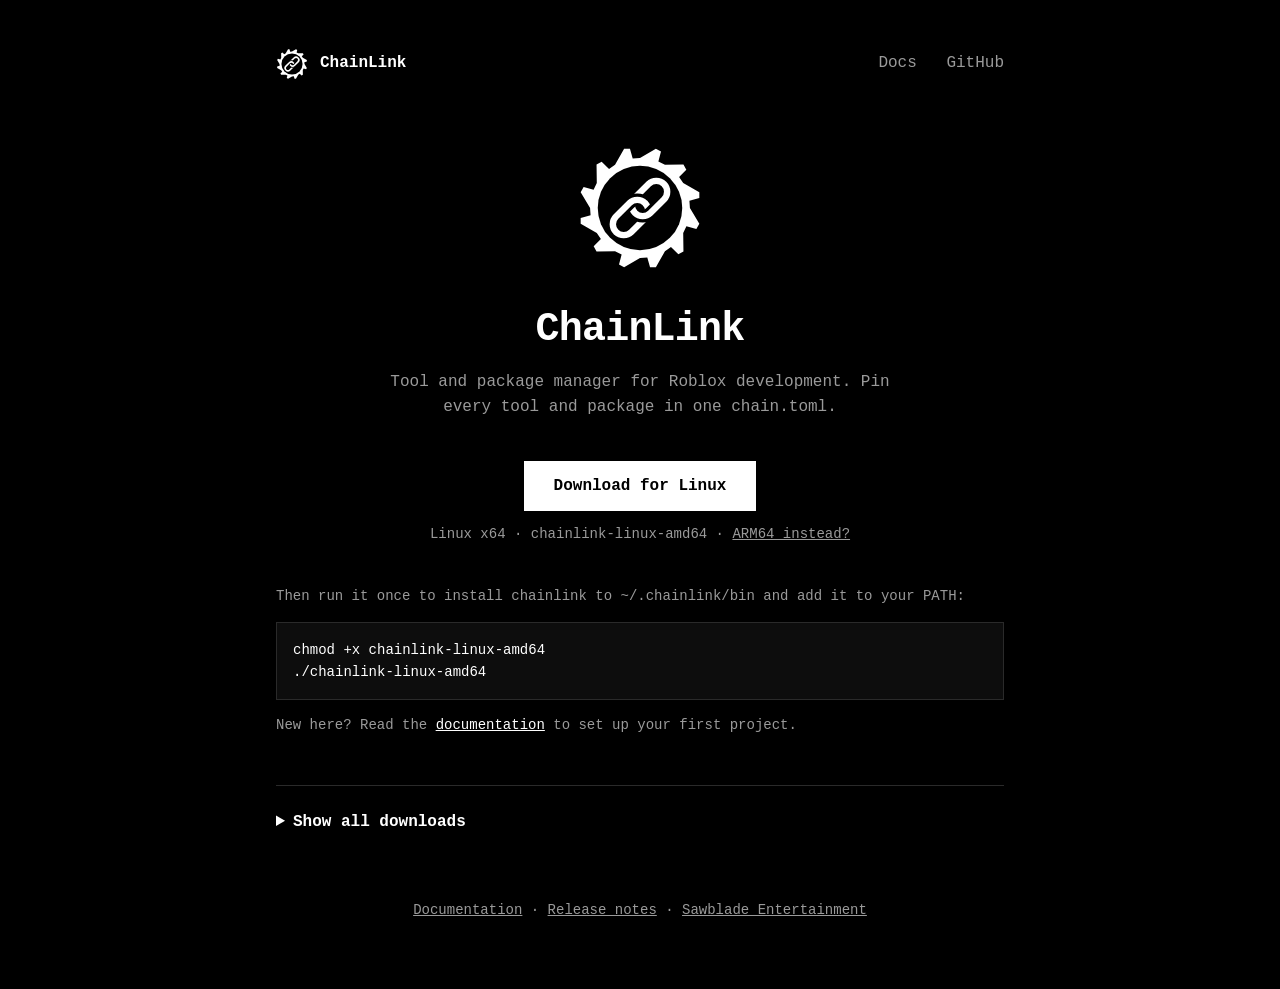
<file: web/index.html>
<!doctype html>
<html lang="en">
<head>
  <meta charset="utf-8">
  <meta name="viewport" content="width=device-width, initial-scale=1">
  <title>ChainLink</title>
  <meta name="description" content="Download ChainLink, the tool and package manager for Roblox development.">
  <link rel="icon" href="chainlink.svg" type="image/svg+xml">
  <style>
    :root {
      --bg: #000;
      --fg: #fff;
      --muted: #9a9a9a;
      --line: #2a2a2a;
      --panel: #0d0d0d;
      --mono: ui-monospace, SFMono-Regular, Menlo, Consolas, "Liberation Mono", monospace;
    }
    * { box-sizing: border-box; }
    body {
      margin: 0;
      background: var(--bg);
      color: var(--fg);
      font: 16px/1.6 var(--mono);
    }
    a { color: var(--fg); }
    main { max-width: 760px; margin: 0 auto; padding: 48px 16px 64px; }
    nav { display: flex; justify-content: space-between; align-items: center; margin-bottom: 64px; }
    nav a { text-decoration: none; }
    nav .links a { margin-left: 20px; color: var(--muted); }
    nav .links a:hover { color: var(--fg); }
    .brand { display: flex; align-items: center; gap: 12px; font-weight: 700; }
    .brand img { width: 32px; height: 32px; }

    header { text-align: center; }
    header img { width: 128px; height: 128px; }
    h1 { font-size: 40px; margin: 16px 0 8px; letter-spacing: -0.02em; }
    .tagline { color: var(--muted); margin: 0 auto 40px; max-width: 520px; }

    .primary { text-align: center; }
    .button {
      display: inline-block;
      background: var(--fg);
      color: var(--bg);
      padding: 14px 28px;
      font: 700 16px var(--mono);
      text-decoration: none;
      border: 2px solid var(--fg);
    }
    .button:hover { background: var(--bg); color: var(--fg); }
    .meta { color: var(--muted); font-size: 14px; margin-top: 12px; }
    .meta a { color: var(--muted); }

    pre {
      background: var(--panel);
      border: 1px solid var(--line);
      padding: 16px;
      overflow-x: auto;
      text-align: left;
      font-size: 14px;
    }
    .steps { margin: 40px 0 0; }
    .steps p { color: var(--muted); margin: 0 0 8px; font-size: 14px; }

    details { margin-top: 48px; border-top: 1px solid var(--line); padding-top: 24px; }
    summary { cursor: pointer; font-weight: 700; }
    table { width: 100%; border-collapse: collapse; margin-top: 16px; font-size: 14px; }
    th, td { text-align: left; padding: 10px 8px; border-bottom: 1px solid var(--line); }
    th { color: var(--muted); font-weight: 400; }
    tr.current td { color: var(--fg); font-weight: 700; }
    td a { word-break: break-all; }

    footer { margin-top: 64px; color: var(--muted); font-size: 14px; text-align: center; }
    footer a { color: var(--muted); }

    @media (max-width: 520px) {
      nav { margin-bottom: 40px; }
      h1 { font-size: 32px; }
      .button { display: block; }
      th:nth-child(2), td:nth-child(2) { display: none; }
    }
  </style>
</head>
<body>
  <main>
    <nav>
      <a class="brand" href="./"><img src="chainlink.svg" alt="">ChainLink</a>
      <span class="links">
        <a href="docs/">Docs</a>
        <a href="https://github.com/Sawblade-Entertainment/tool-chainlink">GitHub</a>
      </span>
    </nav>

    <header>
      <img src="chainlink.svg" alt="ChainLink logo">
      <h1>ChainLink</h1>
      <p class="tagline">Tool and package manager for Roblox development. Pin every tool and package in one <code>chain.toml</code>.</p>
    </header>

    <section class="primary">
      <a class="button" id="primary-download" href="https://github.com/Sawblade-Entertainment/tool-chainlink/releases/latest">Download ChainLink</a>
      <div class="meta">
        <span id="primary-label">Latest release</span><span id="version"></span>
        <span id="alternate"></span>
      </div>
    </section>

    <section class="steps">
      <p>Then run it once to install <code>chainlink</code> to <code>~/.chainlink/bin</code> and add it to your PATH:</p>
      <pre id="install-steps"><code>./chainlink-&lt;os&gt;-&lt;arch&gt;</code></pre>
      <p>New here? Read the <a href="docs/">documentation</a> to set up your first project.</p>
    </section>

    <details id="all-downloads">
      <summary>Show all downloads</summary>
      <table>
        <thead><tr><th>Platform</th><th>Architecture</th><th>File</th></tr></thead>
        <tbody id="download-rows"></tbody>
      </table>
      <p class="meta">Prefer building from source? See <a href="docs/setup/installation/">Installation</a>.</p>
    </details>

    <footer>
      <a href="docs/">Documentation</a> ·
      <a href="https://github.com/Sawblade-Entertainment/tool-chainlink/releases">Release notes</a> ·
      <a href="https://github.com/Sawblade-Entertainment">Sawblade Entertainment</a>
    </footer>
  </main>

  <script>
    const REPO = "Sawblade-Entertainment/tool-chainlink";

    // Must match PLATFORMS in the Makefile.
    const BUILDS = [
      { os: "windows", arch: "amd64", label: "Windows", archLabel: "x64" },
      { os: "windows", arch: "arm64", label: "Windows", archLabel: "ARM64" },
      { os: "darwin", arch: "arm64", label: "macOS", archLabel: "Apple Silicon" },
      { os: "darwin", arch: "amd64", label: "macOS", archLabel: "Intel" },
      { os: "linux", arch: "amd64", label: "Linux", archLabel: "x64" },
      { os: "linux", arch: "arm64", label: "Linux", archLabel: "ARM64" },
    ];

    const fileName = (b) => `chainlink-${b.os}-${b.arch}${b.os === "windows" ? ".exe" : ""}`;
    const downloadUrl = (b) => `https://github.com/${REPO}/releases/latest/download/${fileName(b)}`;

    function detectOS() {
      const platform = (navigator.userAgentData && navigator.userAgentData.platform) || navigator.platform || "";
      const ua = navigator.userAgent;
      if (/win/i.test(platform) || /Windows/.test(ua)) return "windows";
      if (/mac/i.test(platform) || /Mac OS X/.test(ua)) {
        // iPhone/iPad can't run the CLI.
        return /iPhone|iPad/.test(ua) || navigator.maxTouchPoints > 1 ? null : "darwin";
      }
      if (/Android/.test(ua)) return null;
      if (/linux/i.test(platform) || /Linux|X11/.test(ua)) return "linux";
      return null;
    }

    async function detectArch(os) {
      // Chromium exposes the real CPU architecture.
      if (navigator.userAgentData && navigator.userAgentData.getHighEntropyValues) {
        try {
          const { architecture } = await navigator.userAgentData.getHighEntropyValues(["architecture"]);
          if (architecture) return architecture === "arm" ? "arm64" : "amd64";
        } catch (_) {}
      }
      if (/aarch64|arm64/i.test(navigator.userAgent)) return "arm64";
      if (os === "darwin") {
        // Safari/Firefox report Intel even on Apple Silicon; the GPU name is the best hint.
        try {
          const gl = document.createElement("canvas").getContext("webgl");
          const ext = gl && gl.getExtension("WEBGL_debug_renderer_info");
          const renderer = ext ? gl.getParameter(ext.UNMASKED_RENDERER_WEBGL) : "";
          if (/Intel/i.test(renderer)) return "amd64";
        } catch (_) {}
        return "arm64";
      }
      return "amd64";
    }

    function installSteps(b) {
      const file = fileName(b);
      if (b.os === "windows") return `.\\${file}`;
      if (b.os === "darwin") return `chmod +x ${file}\nxattr -d com.apple.quarantine ${file}\n./${file}`;
      return `chmod +x ${file}\n./${file}`;
    }

    function renderTable(current) {
      const rows = document.getElementById("download-rows");
      for (const b of BUILDS) {
        const tr = document.createElement("tr");
        if (b === current) tr.className = "current";
        tr.innerHTML = `<td>${b.label}</td><td>${b.archLabel}</td><td><a href="${downloadUrl(b)}">${fileName(b)}</a></td>`;
        rows.appendChild(tr);
      }
    }

    async function init() {
      const os = detectOS();
      const arch = os && (await detectArch(os));
      const current = BUILDS.find((b) => b.os === os && b.arch === arch);

      if (current) {
        const button = document.getElementById("primary-download");
        button.href = downloadUrl(current);
        button.textContent = `Download for ${current.label}`;
        document.getElementById("primary-label").textContent = `${current.label} ${current.archLabel} · ${fileName(current)}`;
        document.getElementById("install-steps").textContent = installSteps(current);

        // Architecture detection can be wrong, so offer the sibling build.
        const other = BUILDS.find((b) => b.os === current.os && b !== current);
        document.getElementById("alternate").innerHTML =
          ` · <a href="${downloadUrl(other)}">${other.archLabel} instead?</a>`;
      } else {
        document.getElementById("all-downloads").open = true;
      }
      renderTable(current);

      try {
        const res = await fetch(`https://api.github.com/repos/${REPO}/releases/latest`);
        if (res.ok) {
          const release = await res.json();
          document.getElementById("version").textContent = ` · ${release.tag_name}`;
        }
      } catch (_) {}
    }

    init();
  </script>
</body>
</html>
</file>
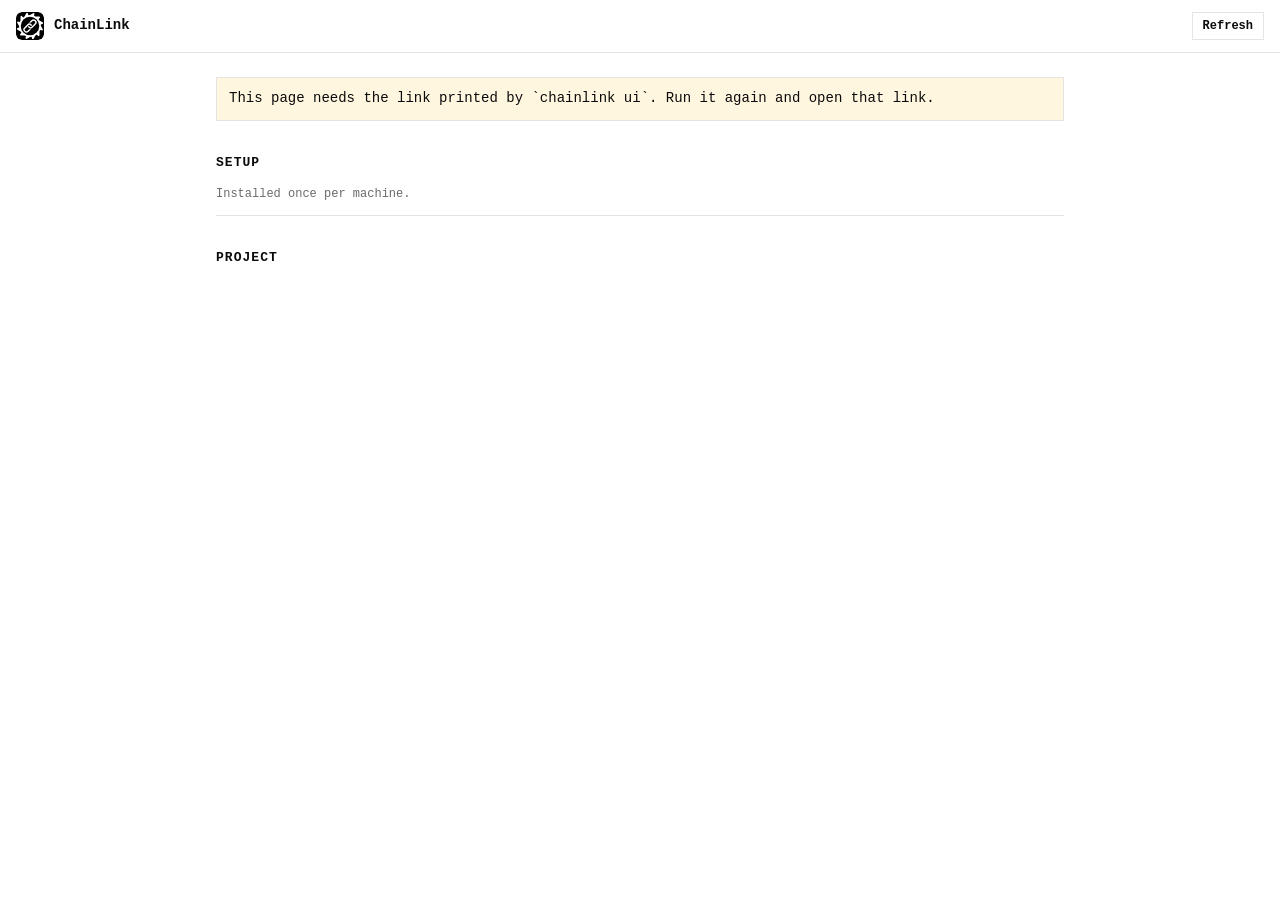
<file: src/gui/index.html>
<!doctype html>
<html lang="en">
<head>
  <meta charset="utf-8">
  <meta name="viewport" content="width=device-width, initial-scale=1">
  <title>ChainLink</title>
  <link rel="icon" href="chainlink.svg" type="image/svg+xml">
  <link rel="stylesheet" href="app.css">
  <script src="app.js" defer></script>
</head>
<body>
  <header class="bar">
    <div class="brand">
      <img src="chainlink.svg" alt="" width="28" height="28">
      <span>ChainLink</span>
      <span class="muted" id="version"></span>
    </div>
    <div class="bar-right">
      <span class="muted small" id="updated"></span>
      <button type="button" id="show-output" hidden>Output</button>
      <button type="button" id="refresh">Refresh</button>
    </div>
  </header>

  <main>
    <div class="banner warn" id="banner" hidden></div>
    <div class="banner info" id="update" hidden></div>

    <section>
      <h2>Setup</h2>
      <p class="muted small">Installed once per machine.</p>
      <ul class="checks" id="setup"></ul>
    </section>

    <section id="project-section">
      <h2>Project</h2>
      <div id="project"></div>
    </section>
  </main>

  <aside class="drawer" id="drawer" aria-label="Command output" hidden>
    <div class="drawer-head">
      <div class="tabs" id="job-tabs"></div>
      <div class="drawer-buttons">
        <button type="button" id="job-stop" hidden>Stop</button>
        <button type="button" id="job-close" aria-label="Close output">Close</button>
      </div>
    </div>
    <div class="job-status small" id="job-status"></div>
    <pre class="output" id="output"></pre>
  </aside>

  <div class="toast" id="toast" role="status" hidden></div>
</body>
</html>
</file>
<file: src/gui/app.css>
:root {
  --bg: #ffffff;
  --fg: #0b0b0b;
  --muted: #6b6b6b;
  --line: #e4e4e4;
  --panel: #f6f6f6;
  --ok: #1a7f37;
  --bad: #c62828;
  --warn: #9a6700;
  --info-bg: #eef4ff;
  --warn-bg: #fff6e0;
  --mono: ui-monospace, SFMono-Regular, Menlo, Consolas, "Liberation Mono", monospace;
  color-scheme: light;
}
@media (prefers-color-scheme: dark) {
  :root {
    --bg: #000000;
    --fg: #ffffff;
    --muted: #9a9a9a;
    --line: #2a2a2a;
    --panel: #0d0d0d;
    --ok: #3fb950;
    --bad: #f85149;
    --warn: #d29922;
    --info-bg: #0b1a33;
    --warn-bg: #2a1f05;
    color-scheme: dark;
  }
}

* { box-sizing: border-box; }
body {
  margin: 0;
  background: var(--bg);
  color: var(--fg);
  font: 14px/1.55 var(--mono);
}
.muted { color: var(--muted); }
.small { font-size: 12px; }
code { font-family: var(--mono); }

.bar {
  position: sticky; top: 0; z-index: 1;
  display: flex; justify-content: space-between; align-items: center; gap: 12px;
  padding: 12px 16px;
  background: var(--bg);
  border-bottom: 1px solid var(--line);
}
.brand { display: flex; align-items: center; gap: 10px; font-weight: 700; }
.brand img { display: block; border-radius: 6px; }
.bar-right { display: flex; align-items: center; gap: 12px; }

button {
  font: 600 12px var(--mono);
  color: var(--fg);
  background: var(--bg);
  border: 1px solid var(--line);
  padding: 6px 10px;
  cursor: pointer;
}
button:hover { border-color: var(--fg); }
button:focus-visible { outline: 2px solid var(--fg); outline-offset: 2px; }

main { max-width: 880px; margin: 0 auto; padding: 24px 16px 64px; }
section { margin-top: 32px; }
h2 { font-size: 13px; text-transform: uppercase; letter-spacing: 0.08em; margin: 0 0 4px; }
h3 { font-size: 13px; margin: 24px 0 8px; }

.banner { padding: 10px 12px; border: 1px solid var(--line); margin-bottom: 8px; }
.banner.warn { background: var(--warn-bg); }
.banner.info { background: var(--info-bg); }

/* Setup checklist */
.checks { list-style: none; margin: 12px 0 0; padding: 0; border-top: 1px solid var(--line); }
.check {
  display: grid; grid-template-columns: auto 1fr auto; gap: 12px; align-items: center;
  padding: 10px 0; border-bottom: 1px solid var(--line);
}
.check-detail { word-break: break-all; }
.dot { width: 10px; height: 10px; border-radius: 50%; background: var(--muted); }
.dot.ok { background: var(--ok); }
.dot.bad { background: var(--bad); }
.dot.warn { background: var(--warn); }

/* Run buttons: the button, with the command it runs beside it */
.action { display: inline-flex; flex-wrap: wrap; align-items: center; gap: 4px 10px; }
.action code { word-break: break-all; }
button.primary { background: var(--fg); color: var(--bg); border-color: var(--fg); }
button.primary:hover { background: var(--bg); color: var(--fg); }
button:disabled, button:disabled:hover { opacity: 0.5; cursor: default; background: var(--bg); color: var(--fg); border-color: var(--line); }

.key-form { display: flex; gap: 6px; }
.key-form input {
  font: 13px var(--mono); color: var(--fg); background: var(--panel);
  border: 1px solid var(--line); padding: 6px 8px; width: 18rem; min-width: 0;
}
.key-form input:focus { outline: 2px solid var(--fg); outline-offset: -1px; }

/* Project */
.project-head { display: flex; flex-wrap: wrap; align-items: baseline; gap: 4px 12px; margin-top: 8px; }
.project-name { font-size: 20px; font-weight: 700; }
.project-desc { margin: 4px 0 0; }
.project-dir { margin: 4px 0 0; word-break: break-all; }

.tiles {
  display: grid; grid-template-columns: repeat(auto-fit, minmax(200px, 1fr)); gap: 8px; margin-top: 16px;
}
.tile { border: 1px solid var(--line); padding: 12px; min-width: 0; }
.tile-label { font-size: 12px; color: var(--muted); }
.tile-value { font-size: 18px; font-weight: 700; margin: 2px 0 6px; display: flex; align-items: center; gap: 8px; }

table { width: 100%; border-collapse: collapse; table-layout: fixed; }
th:nth-child(1) { width: 25%; }
th:nth-child(3) { width: 9.5rem; }
th, td { text-align: left; padding: 8px 8px 8px 0; border-bottom: 1px solid var(--line); vertical-align: top; }
th { color: var(--muted); font-weight: 400; font-size: 12px; }
td.spec { word-break: break-all; }
td.state { white-space: nowrap; }
.state .dot { display: inline-block; margin-right: 6px; vertical-align: -1px; }
.empty { color: var(--muted); padding: 8px 0; border-bottom: 1px solid var(--line); }

dl.kv { display: grid; grid-template-columns: max-content 1fr; gap: 6px 16px; margin: 0; }
dl.kv dt { color: var(--muted); }
dl.kv dd { margin: 0; }

/* Output drawer */
body.drawer-open main { padding-bottom: calc(45vh + 32px); }
.drawer {
  position: fixed; left: 0; right: 0; bottom: 0; z-index: 2;
  height: 45vh; display: flex; flex-direction: column;
  background: var(--bg); border-top: 1px solid var(--fg);
}
.drawer[hidden] { display: none; }
.drawer-head { display: flex; justify-content: space-between; align-items: center; gap: 8px; padding: 8px 16px; border-bottom: 1px solid var(--line); }
.tabs { display: flex; gap: 4px; overflow-x: auto; min-width: 0; }
.tab { display: inline-flex; align-items: center; gap: 6px; font-weight: 400; white-space: nowrap; }
.tab.active { border-color: var(--fg); font-weight: 700; }
.drawer-buttons { display: flex; gap: 6px; flex: none; }
.job-status { padding: 6px 16px; display: flex; align-items: center; gap: 6px; flex-wrap: wrap; }
.job-status .dot { display: inline-block; }
.output {
  flex: 1; margin: 0; padding: 8px 16px 16px; overflow: auto;
  background: var(--panel); font: 12px/1.5 var(--mono); white-space: pre-wrap; word-break: break-word;
}

.toast {
  position: fixed; left: 50%; bottom: 24px; transform: translateX(-50%); z-index: 3;
  max-width: calc(100% - 32px); padding: 10px 14px;
  background: var(--fg); color: var(--bg);
}
.toast[hidden] { display: none; }

@media (max-width: 640px) {
  .key-form input { width: 100%; }
  .tiles { grid-template-columns: 1fr; }
  .check { grid-template-columns: auto 1fr; }
  .check-fix { grid-column: 2; }
  #updated { display: none; }
}
</file>
